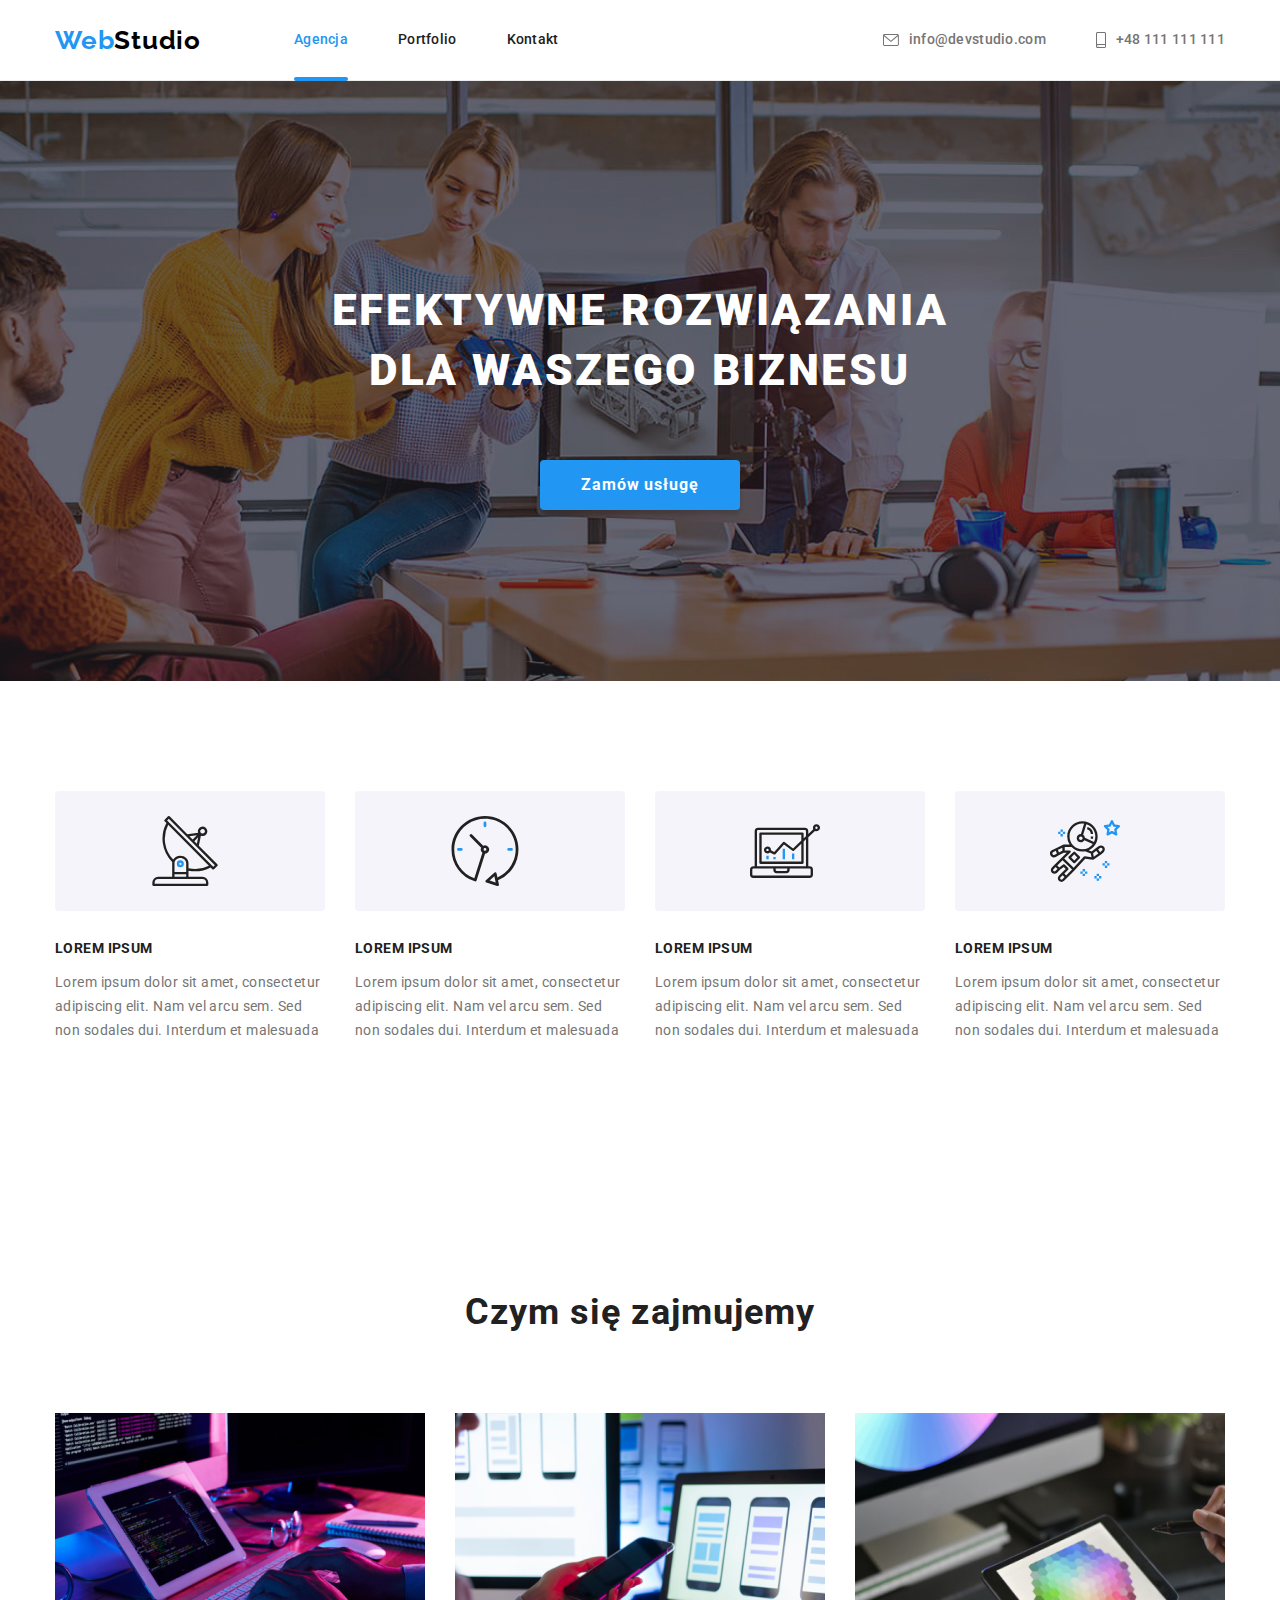
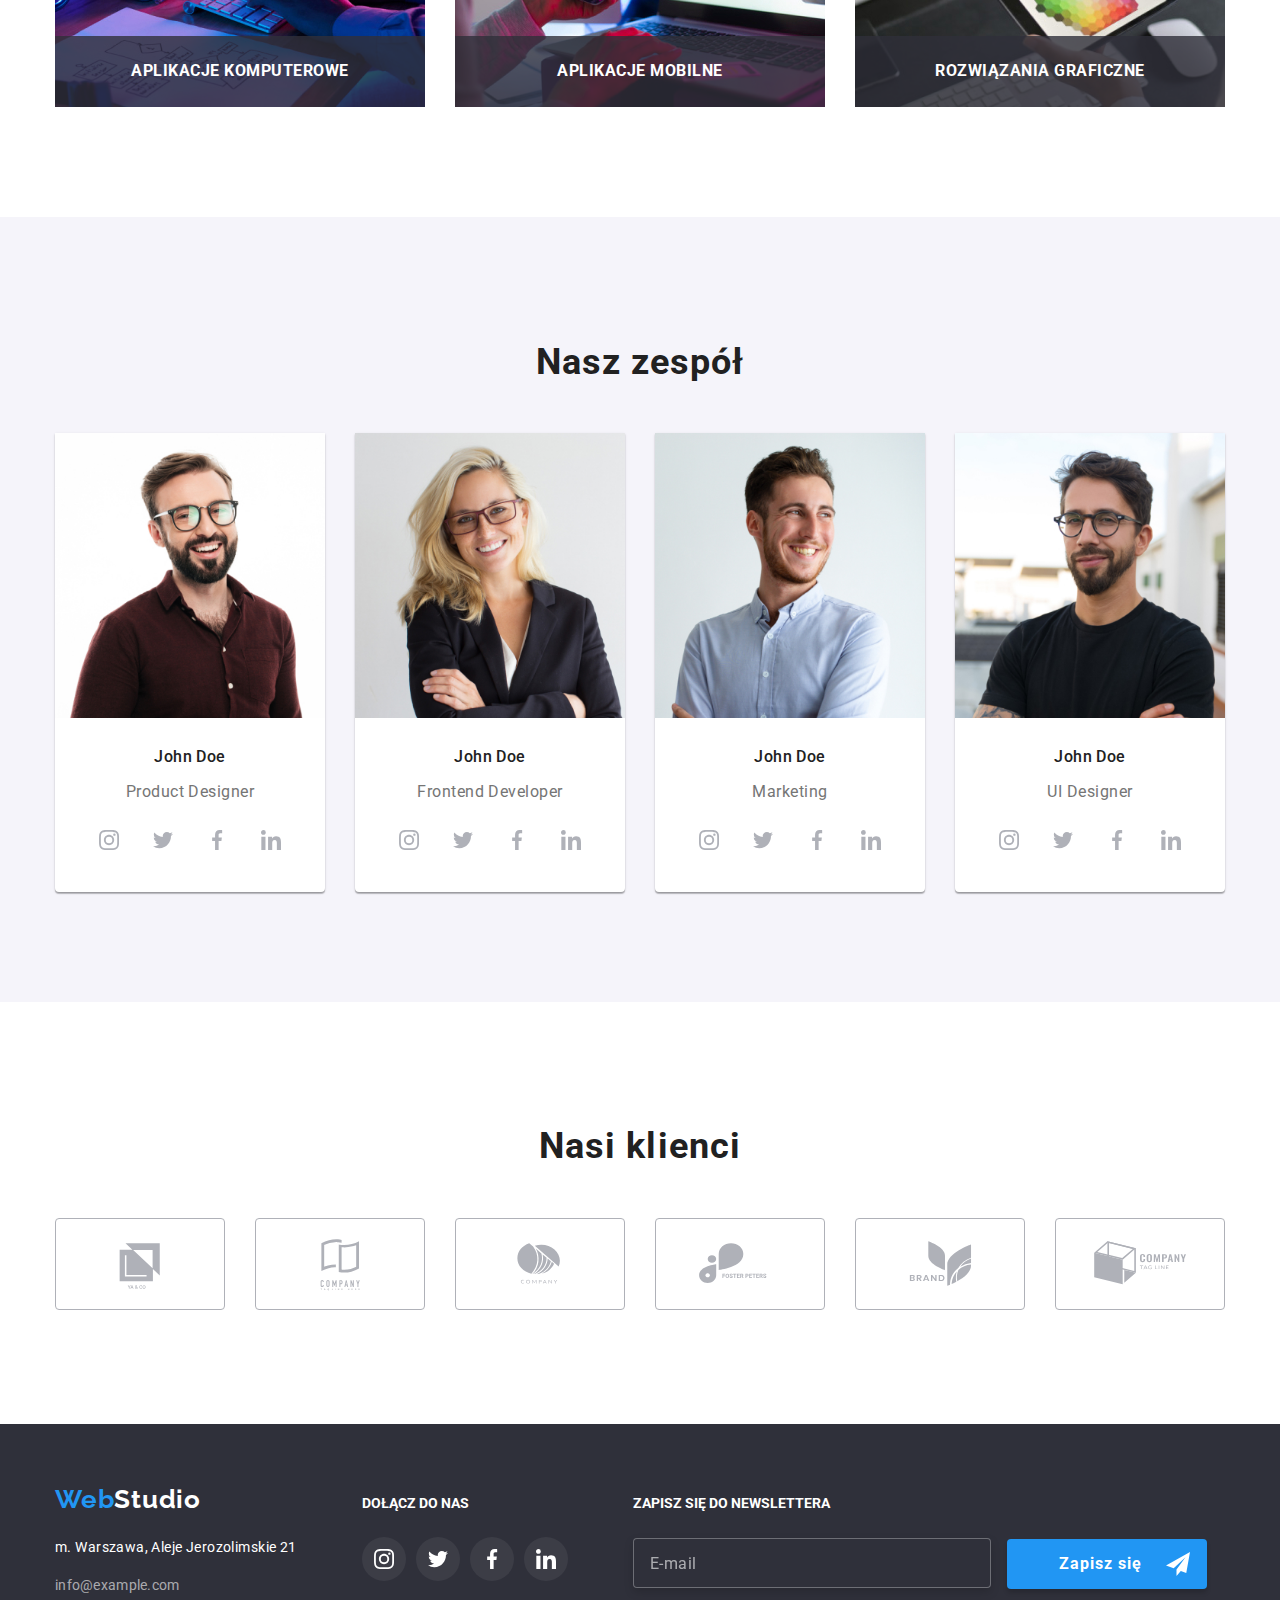
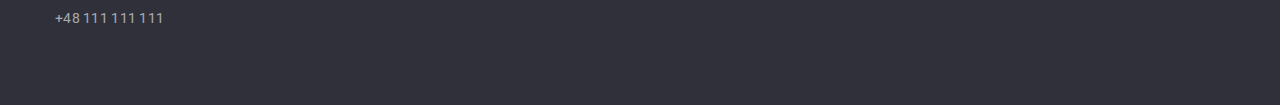
<file: index.html>
<!DOCTYPE html>
<html lang="pl">
  <head>
    <meta charset="UTF-8" />
    <meta http-equiv="X-UA-Compatible" content="IE=edge" />
    <meta name="viewport" content="width=device-width, initial-scale=1.0" />
    <title>Studio</title>
    <link
      rel="stylesheet"
      href="https://cdnjs.cloudflare.com/ajax/libs/modern-normalize/1.0.0/modern-normalize.min.css"
    />
    <link rel="stylesheet" href="./css/main.min.css" />
    <link rel="preconnect" href="https://fonts.googleapis.com" />
    <link rel="preconnect" href="https://fonts.gstatic.com" crossorigin />
    <link
      href="https://fonts.googleapis.com/css2?family=Raleway:wght@700&family=Roboto:wght@400;500;700;900&display=swap"
      rel="stylesheet"
    />
  </head>

  <body>
    <!-- header -->

    <header class="headline">
      <div class="container headline__section">
        <nav class="headline__navigation">
          <a class="headline__logo logo link" href="./index.html">
            Web<span class="headline__logo--black">Studio</span>
          </a>
          <ul class="list headline__list">
            <li class="headline__list-item">
              <a
                class="link headline__link headline__link--current"
                href="./index.html"
                >Agencja</a
              >
            </li>
            <li class="headline__list-item">
              <a class="link headline__link" href="./portfolio.html"
                >Portfolio</a
              >
            </li>
            <li class="headline__list-item">
              <a class="link headline__link" href="#">Kontakt</a>
            </li>
          </ul>
        </nav>
        <ul class="list headline-contact">
          <li class="headline-contact__list-item">
            <a
              class="link headline-contact__link"
              href="mailto:info@devstudio.com"
              ><svg class="headline-contact__icon" width="16" height="12">
                <use href="./images/icons.svg#icon-envelope"></use></svg
              >info@devstudio.com</a
            >
          </li>
          <li class="headline-contact__list-item">
            <a class="link headline-contact__link" href="tel:+48111111111"
              ><svg class="headline-contact__icon" width="10" height="16">
                <use href="./images/icons.svg#icon-smartphone"></use></svg
              >+48 111 111 111</a
            >
          </li>
        </ul>

        <!-- mobile menu -->

        <button class="menu-open" data-menu-open>
          <svg width="24" height="16">
            <use href="./images/icons.svg#icon-menu"></use>
          </svg>
        </button>
      </div>
      <div class="mobile is-hidden" data-menu>
        <div class="mobile-menu">
          <button class="mobile-menu__close" data-menu-close>
            <svg class="mobile-menu__close" width="40" height="40">
              <use href="./images/icons.svg#icon-close-black-18dp-2-1"></use>
            </svg>
          </button>
          <ul class="mobile-menu__list list">
            <li class="mobile-menu__list-item">
              <a
                class="link mobile-menu__link mobile-menu__link--current"
                href="./index.html"
                >Agencja</a
              >
            </li>
            <li class="mobile-menu__list-item">
              <a class="link mobile-menu__link" href="./portfolio.html"
                >Portfolio</a
              >
            </li>
            <li class="mobile-menu__list-item">
              <a class="link mobile-menu__link" href="">Kontakt</a>
            </li>
          </ul>
        </div>
        <div class="mobile-menu__contact">
          <a class="link mobile-menu__contact-link" href="tel:+48111111111">
            +48 111 111 111</a
          >
          <a
            class="link mobile-menu__contact-link"
            href="mailto:info@devstudio.com"
            >info@devstudio.com</a
          >
          <ul class="list mobile-menu__social-list">
            <li class="mobile-menu__social-item">
              <a class="link" href="#">Instagram</a>
            </li>
            <li class="mobile-menu__social-item">
              <a class="link" href="#">Twitter</a>
            </li>
            <li class="mobile-menu__social-item">
              <a class="link" href="#">Facebook</a>
            </li>
            <li class="mobile-menu__social-item">
              <a class="link" href="#">LinkedIn</a>
            </li>
          </ul>
        </div>
      </div>
    </header>

    <!-- main -->

    <main>
      <!-- prime -->

      <div class="prime">
        <section class="section">
          <div class="container">
            <h1 class="prime__title">
              EFEKTYWNE ROZWIĄZANIA DLA WASZEGO BIZNESU
            </h1>
            <button type="button" class="prime__btn" data-modal-open>
              Zamów usługę
            </button>
          </div>
        </section>
      </div>

      <!-- atributes -->

      <section class="atributes section">
        <div class="container">
          <ul class="list atributes__list">
            <li class="atributes__list-item">
              <div class="atributes__icon-box">
                <svg class="atributes__icon">
                  <use
                    width="70px"
                    height="70px"
                    x="110"
                    y="25"
                    href="./images/icons.svg#icon-antenna-1"
                  ></use>
                </svg>
              </div>
              <h4 class="atributes__title">LOREM IPSUM</h4>
              <p class="atributes__text">
                Lorem ipsum dolor sit amet, consectetur adipiscing elit. Nam vel
                arcu sem. Sed non sodales dui. Interdum et malesuada
              </p>
            </li>
            <li class="atributes__list-item">
              <div class="atributes__icon-box">
                <svg class="atributes__icon">
                  <use
                    width="70px"
                    height="70px"
                    x="110"
                    y="25"
                    href="./images/icons.svg#icon-clock-1"
                  ></use>
                </svg>
              </div>
              <h4 class="atributes__title">LOREM IPSUM</h4>
              <p class="atributes__text">
                Lorem ipsum dolor sit amet, consectetur adipiscing elit. Nam vel
                arcu sem. Sed non sodales dui. Interdum et malesuada
              </p>
            </li>
            <li class="atributes__list-item">
              <div class="atributes__icon-box">
                <svg class="atributes__icon">
                  <use
                    width="70px"
                    height="70px"
                    x="110"
                    y="25"
                    href="./images/icons.svg#icon-diagram-1"
                  ></use>
                </svg>
              </div>
              <h4 class="atributes__title">LOREM IPSUM</h4>
              <p class="atributes__text">
                Lorem ipsum dolor sit amet, consectetur adipiscing elit. Nam vel
                arcu sem. Sed non sodales dui. Interdum et malesuada
              </p>
            </li>
            <li class="atributes__list-item">
              <div class="atributes__icon-box">
                <svg class="atributes__icon">
                  <use
                    width="70px"
                    height="70px"
                    x="110"
                    y="25"
                    href="./images/icons.svg#icon-astronaut-1"
                  ></use>
                </svg>
              </div>
              <h4 class="atributes__title">LOREM IPSUM</h4>
              <p class="atributes__text">
                Lorem ipsum dolor sit amet, consectetur adipiscing elit. Nam vel
                arcu sem. Sed non sodales dui. Interdum et malesuada
              </p>
            </li>
          </ul>
        </div>
      </section>

      <!-- work -->

      <section class="work section">
        <div class="container">
          <h2 class="work__title section-title">Czym się zajmujemy</h2>
          <ul class="list work__list">
            <li class="work__list-item">
              <img
                src="./images/studiophotos/work/codeondesktop.jpg"
                srcset="./images/studiophotos/work/codeondesktop-2x.jpg 2x"
                alt="Programowanie na desktopie"
                class="photo"
                width="370"
                height="294"
              />
              <div class="work__overlay">
                <p class="work__text">APLIKACJE KOMPUTEROWE</p>
              </div>
            </li>
            <li class="work__list-item">
              <img
                src="./images/studiophotos/work/smartphoneapps.jpg"
                srcset="./images/studiophotos/work/smartphoneapps-2x.jpg 2x"
                alt="Tworzenie aplikacji mobilnych"
                class="photo"
                width="370"
                height="294"
              />
              <div class="work__overlay">
                <p class="work__text">APLIKACJE MOBILNE</p>
              </div>
            </li>
            <li class="work__list-item">
              <img
                src="./images/studiophotos/work/paletteofcolors.jpg"
                srcset="./images/studiophotos/work/paletteofcolors-2x.jpg 2x"
                alt="Tworzenie stylów"
                class="photo"
                width="370"
                height="294"
              />
              <div class="work__overlay">
                <p class="work__text">ROZWIĄZANIA GRAFICZNE</p>
              </div>
            </li>
          </ul>
        </div>
      </section>

      <!-- team -->

      <section class="team section">
        <div class="container">
          <h2 class="team__title section-title">Nasz zespół</h2>
          <ul class="list team__list">
            <li class="team__list-item">
              <picture>
                <source
                  srcset="
                    ./images/studiophotos/team/johndoeproduct/johndoeproduct-mobile.jpg    1x,
                    ./images/studiophotos/team/johndoeproduct/johndoeproduct-mobile-2x.jpg 2x
                  "
                  media="(max-width: 767px)"
                />
                <source
                  srcset="
                    ./images/studiophotos/team/johndoeproduct/johndoeproduct-tablet.jpg    1x,
                    ./images/studiophotos/team/johndoeproduct/johndoeproduct-tablet-2x.jpg 2x
                  "
                  media="(min-width: 768px)"
                />
                <source
                  srcset="
                    ./images/studiophotos/team/johndoeproduct/johndoeproduct-desktop.jpg    1x,
                    ./images/studiophotos/team/johndoeproduct/johndoeproduct-desktop-2x.jpg 2x
                  "
                  media="(min-width: 1200px)"
                />
                <img
                  src="./images/studiophotos/team/johndoeproduct.jpg"
                  alt="John Doe w bordowej koszuli"
                />
              </picture>
              <p class="team__name">John Doe</p>
              <p class="team__profession">Product Designer</p>
              <ul class="list team__social-list">
                <li class="team__social-item">
                  <a class="link team__social-link" href="#"
                    ><svg class="team__social-icon" width="20px" height="20px">
                      <use
                        href="./images/icons.svg#icon-instagram-2"
                      ></use></svg
                  ></a>
                </li>
                <li class="team__social-item">
                  <a class="link team__social-link" href="#"
                    ><svg class="team__social-icon" width="20px" height="20px">
                      <use href="./images/icons.svg#icon-twitter-1"></use></svg
                  ></a>
                </li>
                <li class="team__social-item">
                  <a class="link team__social-link" href="#"
                    ><svg class="team__social-icon" width="20px" height="20px">
                      <use href="./images/icons.svg#icon-facebook-1"></use></svg
                  ></a>
                </li>
                <li class="team__social-item">
                  <a class="link team__social-link" href="#"
                    ><svg class="team__social-icon" width="20px" height="20px">
                      <use href="./images/icons.svg#icon-linkedin-1"></use></svg
                  ></a>
                </li>
              </ul>
            </li>
            <li class="team__list-item">
              <picture>
                <source
                  srcset="
                    ./images/studiophotos/team/johndoefrontend/johndoefrontend-mobile.jpg    1x,
                    ./images/studiophotos/team/johndoefrontend/johndoefrontend-mobile-2x.jpg 2x
                  "
                  media="(max-width: 767px)"
                />
                <source
                  srcset="
                    ./images/studiophotos/team/johndoefrontend/johndoefrontend-tablet.jpg    1x,
                    ./images/studiophotos/team/johndoefrontend/johndoefrontend-tablet-2x.jpg 2x
                  "
                  media="(min-width: 768px)"
                />
                <source
                  srcset="
                    ./images/studiophotos/team/johndoefrontend/johndoefrontend-desktop.jpg    1x,
                    ./images/studiophotos/team/johndoefrontend/johndoefrontend-desktop-2x.jpg 2x
                  "
                  media="(min-width: 1200px)"
                />
                <img
                  src="./images/studiophotos/team/johndoefrontend.jpg"
                  alt="John Doe kobieta"
                />
              </picture>
              <p class="team__name">John Doe</p>
              <p class="team__profession">Frontend Developer</p>
              <ul class="list team__social-list">
                <li class="team__social-item">
                  <a class="link team__social-link" href="#"
                    ><svg class="team__social-icon" width="20px" height="20px">
                      <use
                        href="./images/icons.svg#icon-instagram-2"
                      ></use></svg
                  ></a>
                </li>
                <li class="team__social-item">
                  <a class="link team__social-link" href="#"
                    ><svg class="team__social-icon" width="20px" height="20px">
                      <use href="./images/icons.svg#icon-twitter-1"></use></svg
                  ></a>
                </li>
                <li class="team__social-item">
                  <a class="link team__social-link" href="#"
                    ><svg class="team__social-icon" width="20px" height="20px">
                      <use href="./images/icons.svg#icon-facebook-1"></use></svg
                  ></a>
                </li>
                <li class="team__social-item">
                  <a class="link team__social-link" href="#"
                    ><svg class="team__social-icon" width="20px" height="20px">
                      <use href="./images/icons.svg#icon-linkedin-1"></use></svg
                  ></a>
                </li>
              </ul>
            </li>
            <li class="team__list-item">
              <picture>
                <source
                  srcset="
                    ./images/studiophotos/team/johndoemarketing/johndoemarketing-mobile.jpg    1x,
                    ./images/studiophotos/team/johndoemarketing/johndoemarketing-mobile-2x.jpg 2x
                  "
                  media="(max-width: 767px)"
                />
                <source
                  srcset="
                    ./images/studiophotos/team/johndoemarketing/johndoemarketing-tablet.jpg    1x,
                    ./images/studiophotos/team/johndoemarketing/johndoemarketing-tablet-2x.jpg 2x
                  "
                  media="(min-width: 768px)"
                />
                <source
                  srcset="
                    ./images/studiophotos/team/johndoemarketing/johndoemarketing-desktop.jpg    1x,
                    ./images/studiophotos/team/johndoemarketing/johndoemarketing-desktop-2x.jpg 2x
                  "
                  media="(min-width: 1200px)"
                />
                <img
                  src="./images/studiophotos/team/johndoemarketing.jpg"
                  alt="John Doe w koszuli"
                />
              </picture>
              <p class="team__name">John Doe</p>
              <p class="team__profession">Marketing</p>
              <ul class="list team__social-list">
                <li class="team__social-item">
                  <a class="link team__social-link" href="#"
                    ><svg class="team__social-icon" width="20px" height="20px">
                      <use
                        href="./images/icons.svg#icon-instagram-2"
                      ></use></svg
                  ></a>
                </li>
                <li class="team__social-item">
                  <a class="link team__social-link" href="#"
                    ><svg class="team__social-icon" width="20px" height="20px">
                      <use href="./images/icons.svg#icon-twitter-1"></use></svg
                  ></a>
                </li>
                <li class="team__social-item">
                  <a class="link team__social-link" href="#"
                    ><svg class="team__social-icon" width="20px" height="20px">
                      <use href="./images/icons.svg#icon-facebook-1"></use></svg
                  ></a>
                </li>
                <li class="team__social-item">
                  <a class="link team__social-link" href="#"
                    ><svg class="team__social-icon" width="20px" height="20px">
                      <use href="./images/icons.svg#icon-linkedin-1"></use></svg
                  ></a>
                </li>
              </ul>
            </li>
            <li class="team__list-item">
              <picture>
                <source
                  srcset="
                    ./images/studiophotos/team/johndoeui/johndoeui-mobile.jpg    1x,
                    ./images/studiophotos/team/johndoeui/johndoeui-mobile-2x.jpg 2x
                  "
                  media="(max-width: 767px)"
                />
                <source
                  srcset="
                    ./images/studiophotos/team/johndoeui/johndoeui-tablet.jpg    1x,
                    ./images/studiophotos/team/johndoeui/johndoeui-tablet-2x.jpg 2x
                  "
                  media="(min-width: 768px)"
                />
                <source
                  srcset="
                    ./images/studiophotos/team/johndoeui/johndoeui-desktop.jpg    1x,
                    ./images/studiophotos/team/johndoeui/johndoeui-desktop-2x.jpg 2x
                  "
                  media="(min-width: 1200px)"
                />
                <img
                  src="./images/studiophotos/team/johndoeui.jpg"
                  alt="John Doe w t-shircie"
                />
              </picture>
              <p class="team__name">John Doe</p>
              <p class="team__profession">UI Designer</p>
              <ul class="list team__social-list">
                <li class="team__social-item">
                  <a class="link team__social-link" href="#"
                    ><svg class="team__social-icon" width="20px" height="20px">
                      <use
                        href="./images/icons.svg#icon-instagram-2"
                      ></use></svg
                  ></a>
                </li>
                <li class="team__social-item">
                  <a class="link team__social-link" href="#"
                    ><svg class="team__social-icon" width="20px" height="20px">
                      <use href="./images/icons.svg#icon-twitter-1"></use></svg
                  ></a>
                </li>
                <li class="team__social-item">
                  <a class="link team__social-link" href="#"
                    ><svg class="team__social-icon" width="20px" height="20px">
                      <use href="./images/icons.svg#icon-facebook-1"></use></svg
                  ></a>
                </li>
                <li class="team__social-item">
                  <a class="link team__social-link" href="#"
                    ><svg class="team__social-icon" width="20px" height="20px">
                      <use href="./images/icons.svg#icon-linkedin-1"></use></svg
                  ></a>
                </li>
              </ul>
            </li>
          </ul>
        </div>
      </section>

      <!-- clients -->

      <section class="client section">
        <div class="container">
          <h2 class="client__title section-title">Nasi klienci</h2>
          <ul class="list client__list">
            <li>
              <svg class="client__icon" width="106" height="60">
                <use href="./images/icons.svg#icon-yaco"></use>
              </svg>
            </li>
            <li>
              <svg class="client__icon" width="106" height="60">
                <use href="./images/icons.svg#icon-taglinehere"></use>
              </svg>
            </li>
            <li>
              <svg class="client__icon" width="106" height="60">
                <use href="./images/icons.svg#icon-company"></use>
              </svg>
            </li>
            <li>
              <svg class="client__icon" width="106" height="60">
                <use href="./images/icons.svg#icon-fosterpeters"></use>
              </svg>
            </li>
            <li>
              <svg class="client__icon" width="106" height="60">
                <use href="./images/icons.svg#icon-brand"></use>
              </svg>
            </li>
            <li>
              <svg class="client__icon" width="106" height="60">
                <use href="./images/icons.svg#icon-companytagline"></use>
              </svg>
            </li>
          </ul>
        </div>
      </section>
    </main>

    <!-- footer -->

    <footer class="footnote">
      <div class="footnote__flex container">
        <address class="footnote-contact">
          <a class="footnote__logo link logo" href="./index.html">
            Web<span class="footnote__logo--white">Studio</span>
          </a>
          <p class="footnote-contact__adress">
            m. Warszawa, Aleje Jerozolimskie 21
          </p>
          <ul class="list footnote-contact__list">
            <li class="footnote-contact__list-item">
              <a
                class="footnote-contact__link link"
                href="mailto:info@example.com"
                >info@example.com</a
              >
            </li>
            <li class="footnote-contact__list-item">
              <a class="footnote-contact__link link" href="tel:+48111111111"
                >+48 111 111 111</a
              >
            </li>
          </ul>
        </address>
        <div class="footnote-social">
          <span class="footnote-social__title">DOŁĄCZ DO NAS</span>
          <ul class="list footnote-social__list">
            <li class="footnote-social__list-item">
              <a class="link footnote-social__link" href="#"
                ><svg class="footnote-social__icon" width="20" height="20">
                  <use href="./images/icons.svg#icon-instagram-2"></use></svg
              ></a>
            </li>
            <li class="footnote-social__list-item">
              <a class="link footnote-social__link" href="#"
                ><svg class="footnote-social__icon" width="20" height="20">
                  <use href="./images/icons.svg#icon-twitter-1"></use></svg
              ></a>
            </li>
            <li class="footnote-social__list-item">
              <a class="link footnote-social__link" href="#"
                ><svg class="footnote-social__icon" width="20" height="20">
                  <use href="./images/icons.svg#icon-facebook-1"></use></svg
              ></a>
            </li>
            <li class="footnote-social__list-item">
              <a class="link footnote-social__link" href="#"
                ><svg class="footnote-social__icon" width="20" height="20">
                  <use href="./images/icons.svg#icon-linkedin-1"></use></svg
              ></a>
            </li>
          </ul>
        </div>
        <div class="footnote-newsletter">
          <p class="footnote-newsletter__title">ZAPISZ SIĘ DO NEWSLETTERA</p>
          <form
            class="footnote-newsletter__form"
            name="newsletter_form"
            novalidate
          >
            <label>
              <input
                class="footnote-newsletter__input"
                type="email"
                name="email"
                placeholder="E-mail"
            /></label>
            <button class="footnote-newsletter__btn" type="submit">
              Zapisz się<svg class="footnote-newsletter__icon">
                <use href="./images/icons.svg#icon-send"></use>
              </svg>
            </button>
          </form>
        </div>
      </div>
    </footer>

    <!--modal section-->

    <div class="backdrop backdrop--is-hidden" data-modal>
      <div class="modal">
        <button type="button" class="modal__close-btn" data-modal-close>
          <svg class="modal__close-icon" width="11" height="11">
            <use href="./images/icons.svg#icon-close-black-18dp-2-1"></use>
          </svg>
        </button>
        <h3 class="modal__title">Zostaw swoje dane w formularzu poniżej</h3>
        <form
          class="modal__form"
          name="signup_form"
          autocomplete="on"
          novalidate
        >
          <label class="modal__label">
            <p class="modal__input-title">Imię</p>
            <svg class="modal__input-icon">
              <use
                width="18"
                height="18"
                href="./images/icons.svg#icon-person-black-18dp-1"
              ></use>
            </svg>
            <input class="modal__input" type="text" />
          </label>
          <label class="modal__label">
            <p class="modal__input-title">Telefon</p>
            <svg class="modal__input-icon">
              <use
                width="18"
                height="18"
                href="./images/icons.svg#icon-phone-black-18dp-1"
              ></use>
            </svg>
            <input class="modal__input" type="tel" />
          </label>
          <label class="modal__label">
            <p class="modal__input-title">Email</p>
            <svg class="modal__input-icon">
              <use
                width="18"
                height="18"
                href="./images/icons.svg#icon-email-black-18dp-1"
              ></use>
            </svg>
            <input class="modal__input" type="email" />
          </label>
          <label>
            <p class="modal__input-title">Komentarz</p>
            <textarea
              class="modal_textarea"
              rows="5"
              placeholder="Wprowadź tekst"
            ></textarea>
          </label>
          <label class="modal__check">
            <input class="modal__basic-check" type="checkbox" />
            <span class="modal__checkbox-position"
              ><svg class="modal__check-icon">
                <use
                  width="16"
                  height="15"
                  x="-1.5"
                  y="-1"
                  href="./images/icons.svg#icon-icon-check"
                ></use></svg
            ></span>
            <span class="modal__terms-title"
              >Oświadczam iż akceptuję
              <a class="modal__link" href="#">Regulamin</a>
              i
              <a class="modal__link" href="#">Politykę Prywatności.</a></span
            >
          </label>
          <button class="modal__btn" type="submit">Wyślij</button>
        </form>
      </div>
    </div>
    <script src="./js/modal.js"></script>
    <script src="./js/mobile.js"></script>
  </body>
</html>
</file>
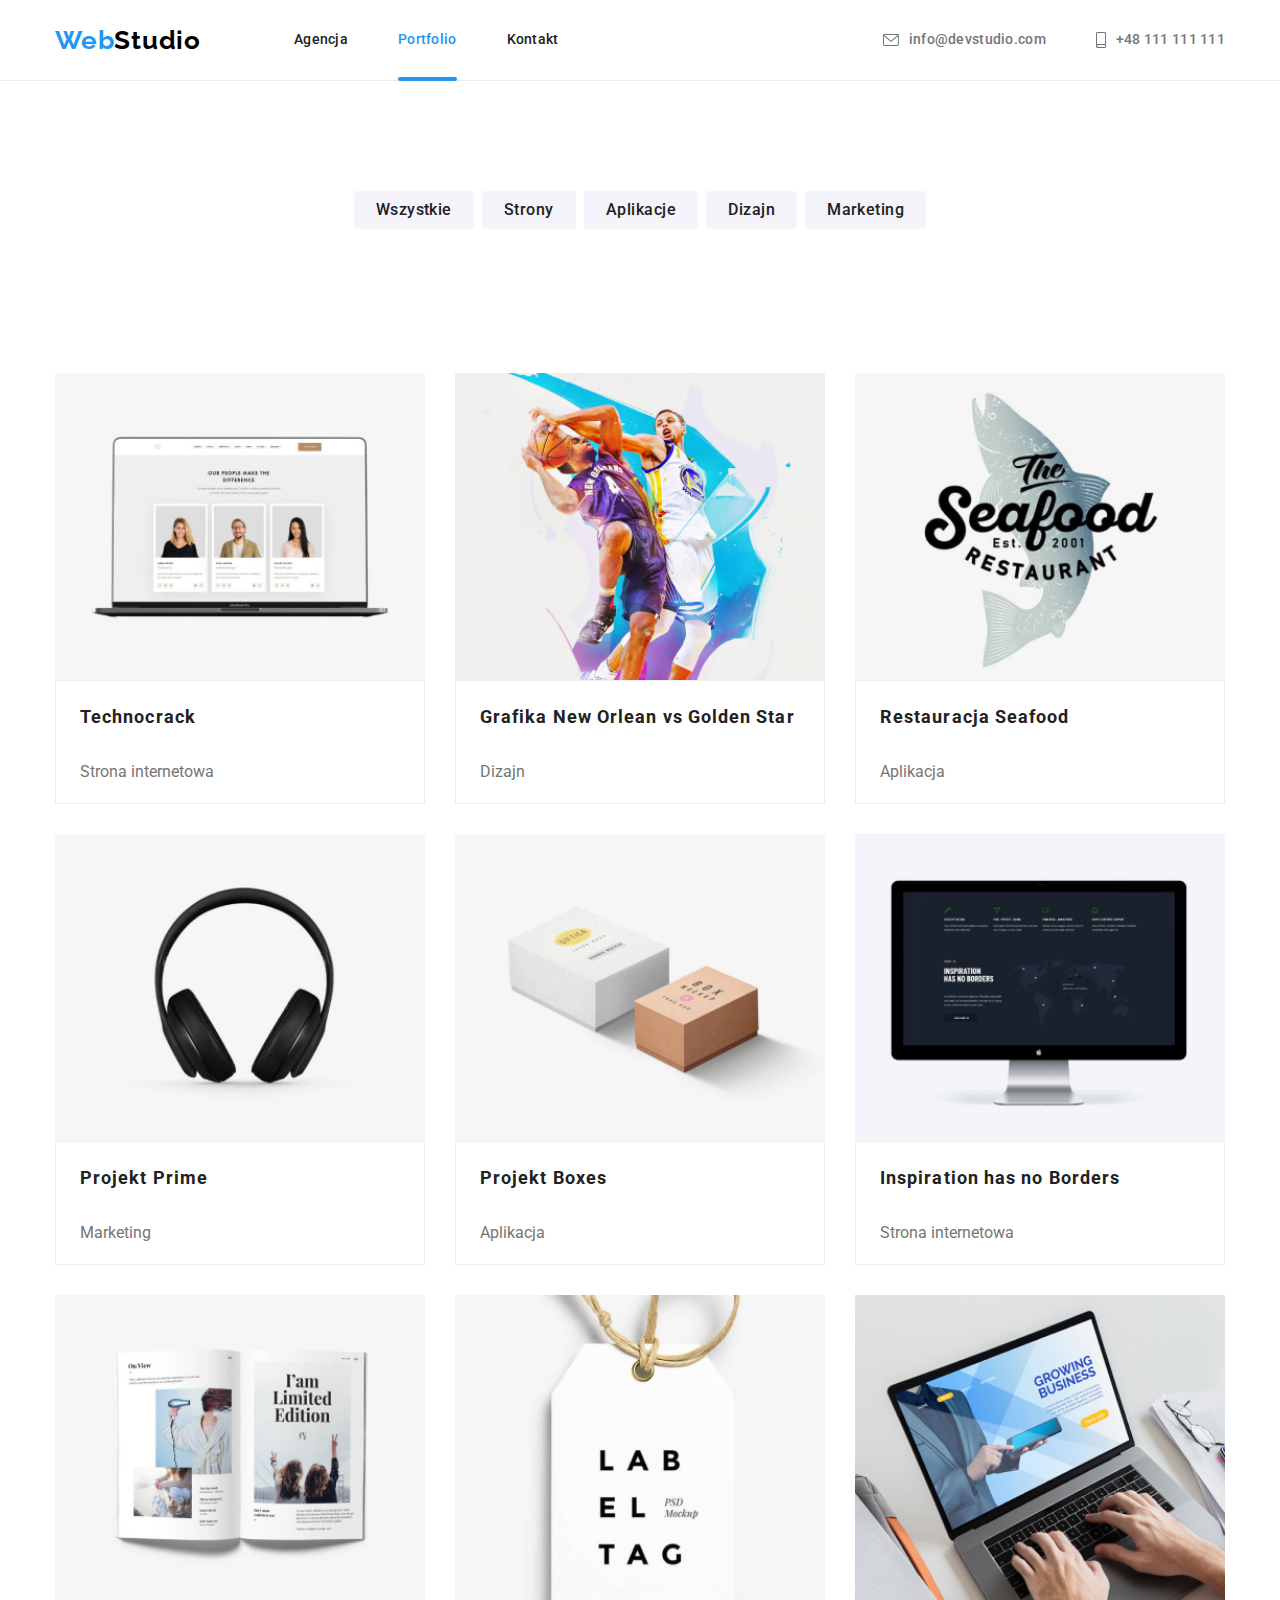
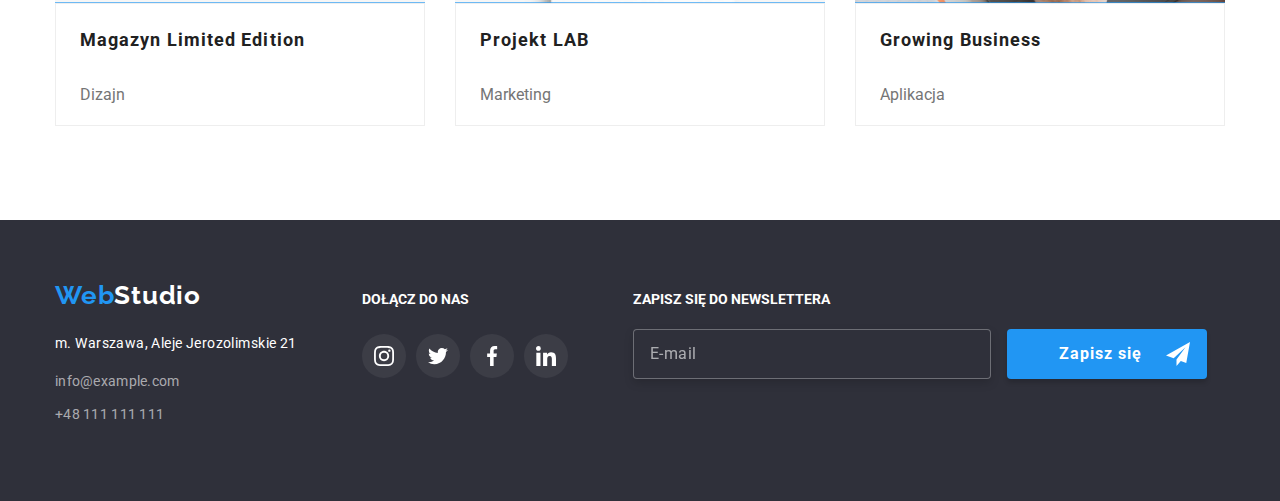
<file: portfolio.html>
<!DOCTYPE html>
<html lang="pl">
  <head>
    <meta charset="UTF-8" />
    <meta http-equiv="X-UA-Compatible" content="IE=edge" />
    <meta name="viewport" content="width=device-width, initial-scale=1.0" />
    <title>Portfolio</title>
    <link
      rel="stylesheet"
      href="https://cdnjs.cloudflare.com/ajax/libs/modern-normalize/1.0.0/modern-normalize.min.css"
    />
    <link rel="stylesheet" href="./css/main.min.css" />
    <link rel="preconnect" href="https://fonts.googleapis.com" />
    <link rel="preconnect" href="https://fonts.gstatic.com" crossorigin />
    <link
      href="https://fonts.googleapis.com/css2?family=Raleway:wght@700&family=Roboto:wght@400;500;700;900&display=swap"
      rel="stylesheet"
    />
  </head>
  <body>
    <!--header section-->

    <header class="headline">
      <div class="container headline__section">
        <nav class="headline__navigation">
          <a class="headline__logo logo link" href="./index.html">
            Web<span class="headline__logo--black">Studio</span>
          </a>
          <ul class="list headline__list">
            <li class="headline__list-item">
              <a class="link headline__link" href="./index.html">Agencja</a>
            </li>
            <li class="headline__list-item">
              <a
                class="link headline__link headline__link--current"
                href="./portfolio.html"
                >Portfolio</a
              >
            </li>
            <li class="headline__list-item">
              <a class="link headline__link" href="#">Kontakt</a>
            </li>
          </ul>
        </nav>
        <ul class="list headline-contact">
          <li class="headline-contact__list-item">
            <a
              class="link headline-contact__link"
              href="mailto:info@devstudio.com"
              ><svg class="headline-contact__icon" width="16" height="12">
                <use href="./images/icons.svg#icon-envelope"></use></svg
              >info@devstudio.com</a
            >
          </li>
          <li class="headline-contact__list-item">
            <a class="link headline-contact__link" href="tel:+48111111111"
              ><svg class="headline-contact__icon" width="10" height="16">
                <use href="./images/icons.svg#icon-smartphone"></use></svg
              >+48 111 111 111</a
            >
          </li>
        </ul>

        <!-- mobile menu -->

        <button class="menu-open" data-menu-open>
          <svg width="24" height="16">
            <use href="./images/icons.svg#icon-menu"></use>
          </svg>
        </button>
      </div>
      <div class="mobile is-hidden" data-menu>
        <div class="mobile-menu">
          <button class="mobile-menu__close" data-menu-close>
            <svg class="mobile-menu__close" width="40" height="40">
              <use href="./images/icons.svg#icon-close-black-18dp-2-1"></use>
            </svg>
          </button>
          <ul class="mobile-menu__list list">
            <li class="mobile-menu__list-item">
              <a
                class="link mobile-menu__link mobile-menu__link"
                href="./index.html"
                >Agencja</a
              >
            </li>
            <li class="mobile-menu__list-item">
              <a
                class="link mobile-menu__link mobile-menu__link--current"
                href="./portfolio.html"
                >Portfolio</a
              >
            </li>
            <li class="mobile-menu__list-item">
              <a class="link mobile-menu__link" href="">Kontakt</a>
            </li>
          </ul>
        </div>
        <div class="mobile-menu__contact">
          <a class="link mobile-menu__contact-link" href="tel:+48111111111">
            +48 111 111 111</a
          >
          <a
            class="link mobile-menu__contact-link"
            href="mailto:info@devstudio.com"
            >info@devstudio.com</a
          >
          <ul class="list mobile-menu__social-list">
            <li class="mobile-menu__social-item">
              <a class="link" href="#">Instagram</a>
            </li>
            <li class="mobile-menu__social-item">
              <a class="link" href="#">Twitter</a>
            </li>
            <li class="mobile-menu__social-item">
              <a class="link" href="#">Facebook</a>
            </li>
            <li class="mobile-menu__social-item">
              <a class="link" href="#">LinkedIn</a>
            </li>
          </ul>
        </div>
      </div>
    </header>

    <!-- portfolio-buttons section -->

    <main class="container">
      <section class="portfolio__buttons section">
        <ul class="list portfolio__btn-list">
          <li>
            <button type="button" class="portfolio__btn">Wszystkie</button>
          </li>
          <li>
            <button type="button" class="portfolio__btn">Strony</button>
          </li>
          <li>
            <button type="button" class="portfolio__btn">Aplikacje</button>
          </li>
          <li>
            <button type="button" class="portfolio__btn">Dizajn</button>
          </li>
          <li>
            <button type="button" class="portfolio__btn">Marketing</button>
          </li>
        </ul>
      </section>

      <!-- gallery section -->

      <section class="gallery section">
        <ul class="list gallery-list">
          <li class="gallery-list__item">
            <div class="project">
              <picture>
                <source
                  srcset="
                    ./images/portfolio-photos/technocrack/technocrack-mobile.jpg    1x,
                    ./images/portfolio-photos/technocrack/technocrack-mobile-2x.jpg 2x
                  "
                  media="(max-width: 767px)"
                />
                <source
                  srcset="
                    ./images/portfolio-photos/technocrack/technocrack-tablet.jpg    1x,
                    ./images/portfolio-photos/technocrack/technocrack-tablet-2x.jpg 2x
                  "
                  media="(min-width: 768px)"
                />
                <source
                  srcset="
                    ./images/portfolio-photos/technocrack/technocrack-desktop.jpg    1x,
                    ./images/portfolio-photos/technocrack/technocrack-desktop-2x.jpg 2x
                  "
                  media="(min-width: 1200px)"
                />
                <img
                  src="./images/portfolio-photos/technocrack/technocrack.jpg"
                  alt="Strona internetowa Technorack"
                />
              </picture>
              <div class="project__overlay">
                <p class="procjet__description">
                  Technocrack jest popularną platformą wykorzystywaną do
                  rozpowszechniania koronawirusa. Firmy wykorzystują tę
                  platformę do celów szpiegowskich i ataków na niezabezpieczone
                  serwery konkurencji
                </p>
              </div>
            </div>
            <div class="project__border">
              <p class="project__name">Technocrack</p>
              <p class="project__type">Strona internetowa</p>
            </div>
          </li>
          <li class="gallery-list__item">
            <div class="project">
              <picture>
                <source
                  srcset="
                    ./images/portfolio-photos/neworleanvsgoldenstar/neworleanvsgoldenstar-mobile.jpg    1x,
                    ./images/portfolio-photos/neworleanvsgoldenstar/neworleanvsgoldenstar-mobile-2x.jpg 2x
                  "
                  media="(max-width: 767px)"
                />
                <source
                  srcset="
                    ./images/portfolio-photos/neworleanvsgoldenstar/neworleanvsgoldenstar-tablet.jpg    1x,
                    ./images/portfolio-photos/neworleanvsgoldenstar/neworleanvsgoldenstar-tablet-2x.jpg 2x
                  "
                  media="(min-width: 768px)"
                />
                <source
                  srcset="
                    ./images/portfolio-photos/neworleanvsgoldenstar/neworleanvsgoldenstar-desktop.jpg    1x,
                    ./images/portfolio-photos/neworleanvsgoldenstar/neworleanvsgoldenstar-desktop-2x.jpg 2x
                  "
                  media="(min-width: 1200px)"
                />
                <img
                  src="./images/portfolio-photos/neworleanvsgoldenstar/neworleanvsgoldenstar.jpg"
                  alt="Projekt graficzny New Orlean vs Golden Star"
                />
              </picture>
              <div class="project__overlay">
                <p class="procjet__description">
                  Technocrack jest popularną platformą wykorzystywaną do
                  rozpowszechniania koronawirusa. Firmy wykorzystują tę
                  platformę do celów szpiegowskich i ataków na niezabezpieczone
                  serwery konkurencji
                </p>
              </div>
            </div>
            <div class="project__border">
              <p class="project__name">Grafika New Orlean vs Golden Star</p>
              <p class="project__type">Dizajn</p>
            </div>
          </li>
          <li class="gallery-list__item">
            <div class="project">
              <picture>
                <source
                  srcset="
                    ./images/portfolio-photos/seafood/seafood-mobile.jpg    1x,
                    ./images/portfolio-photos/seafood/seafood-mobile-2x.jpg 2x
                  "
                  media="(max-width: 767px)"
                />
                <source
                  srcset="
                    ./images/portfolio-photos/seafood/seafood-tablet.jpg    1x,
                    ./images/portfolio-photos/seafood/seafood-tablet-2x.jpg 2x
                  "
                  media="(min-width: 768px)"
                />
                <source
                  srcset="
                    ./images/portfolio-photos/seafood/seafood-desktop.jpg    1x,
                    ./images/portfolio-photos/seafood/seafood-desktop-2x.jpg 2x
                  "
                  media="(min-width: 1200px)"
                />
                <img
                  src="./images/portfolio-photos/seafood/seafood.jpg"
                  alt="Logo restauracji Seafood"
                />
              </picture>
              <div class="project__overlay">
                <p class="procjet__description">
                  Technocrack jest popularną platformą wykorzystywaną do
                  rozpowszechniania koronawirusa. Firmy wykorzystują tę
                  platformę do celów szpiegowskich i ataków na niezabezpieczone
                  serwery konkurencji
                </p>
              </div>
            </div>
            <div class="project__border">
              <p class="project__name">Restauracja Seafood</p>
              <p class="project__type">Aplikacja</p>
            </div>
          </li>
          <li class="gallery-list__item">
            <div class="project">
              <picture>
                <source
                  srcset="
                    ./images/portfolio-photos/projektprime/projektprime-mobile.jpg    1x,
                    ./images/portfolio-photos/projektprime/projektprime-mobile-2x.jpg 2x
                  "
                  media="(max-width: 767px)"
                />
                <source
                  srcset="
                    ./images/portfolio-photos/projektprime/projektprime-tablet.jpg    1x,
                    ./images/portfolio-photos/projektprime/projektprime-tablet-2x.jpg 2x
                  "
                  media="(min-width: 768px)"
                />
                <source
                  srcset="
                    ./images/portfolio-photos/projektprime/projektprime-desktop.jpg    1x,
                    ./images/portfolio-photos/projektprime/projektprime-desktop-2x.jpg 2x
                  "
                  media="(min-width: 1200px)"
                />
                <img
                  src="./images/portfolio-photos/projektprime/projektprime.jpg"
                  alt="Czarne słuchawki"
                />
              </picture>
              <div class="project__overlay">
                <p class="procjet__description">
                  Technocrack jest popularną platformą wykorzystywaną do
                  rozpowszechniania koronawirusa. Firmy wykorzystują tę
                  platformę do celów szpiegowskich i ataków na niezabezpieczone
                  serwery konkurencji
                </p>
              </div>
            </div>
            <div class="project__border">
              <p class="project__name">Projekt Prime</p>
              <p class="project__type">Marketing</p>
            </div>
          </li>
          <li class="gallery-list__item">
            <div class="project">
              <picture>
                <source
                  srcset="
                    ./images/portfolio-photos/projektboxes/projektboxes-mobile.jpg    1x,
                    ./images/portfolio-photos/projektboxes/projektboxes-mobile-2x.jpg 2x
                  "
                  media="(max-width: 767px)"
                />
                <source
                  srcset="
                    ./images/portfolio-photos/projektboxes/projektboxes-tablet.jpg    1x,
                    ./images/portfolio-photos/projektboxes/projektboxes-tablet-2x.jpg 2x
                  "
                  media="(min-width: 768px)"
                />
                <source
                  srcset="
                    ./images/portfolio-photos/projektboxes/projektboxes-desktop.jpg    1x,
                    ./images/portfolio-photos/projektboxes/projektboxes-desktop-2x.jpg 2x
                  "
                  media="(min-width: 1200px)"
                />
                <img
                  src="./images/portfolio-photos/projektboxes/projektboxes.jpg"
                  alt="Dwa pudełka"
                />
              </picture>
              <div class="project__overlay">
                <p class="procjet__description">
                  Technocrack jest popularną platformą wykorzystywaną do
                  rozpowszechniania koronawirusa. Firmy wykorzystują tę
                  platformę do celów szpiegowskich i ataków na niezabezpieczone
                  serwery konkurencji
                </p>
              </div>
            </div>
            <div class="project__border">
              <p class="project__name">Projekt Boxes</p>
              <p class="project__type">Aplikacja</p>
            </div>
          </li>
          <li class="gallery-list__item">
            <div class="project">
              <picture>
                <source
                  srcset="
                    ./images/portfolio-photos/noborders/noborders-mobile.jpg    1x,
                    ./images/portfolio-photos/noborders/noborders-mobile-2x.jpg 2x
                  "
                  media="(max-width: 767px)"
                />
                <source
                  srcset="
                    ./images/portfolio-photos/noborders/noborders-tablet.jpg    1x,
                    ./images/portfolio-photos/noborders/noborders-tablet-2x.jpg 2x
                  "
                  media="(min-width: 768px)"
                />
                <source
                  srcset="
                    ./images/portfolio-photos/noborders/noborders-desktop.jpg    1x,
                    ./images/portfolio-photos/noborders/noborders-desktop-2x.jpg 2x
                  "
                  media="(min-width: 1200px)"
                />
                <img
                  src="./images/portfolio-photos/noborders/noborders.jpg"
                  alt="Strona internetowa Inspiration has no Borders"
                />
              </picture>
              <div class="project__overlay">
                <p class="procjet__description">
                  Technocrack jest popularną platformą wykorzystywaną do
                  rozpowszechniania koronawirusa. Firmy wykorzystują tę
                  platformę do celów szpiegowskich i ataków na niezabezpieczone
                  serwery konkurencji
                </p>
              </div>
            </div>
            <div class="project__border">
              <p class="project__name">Inspiration has no Borders</p>
              <p class="project__type">Strona internetowa</p>
            </div>
          </li>
          <li class="gallery-list__item">
            <div class="project">
              <picture>
                <source
                  srcset="
                    ./images/portfolio-photos/limitededition/limitededition-mobile.jpg    1x,
                    ./images/portfolio-photos/limitededition/limitededition-mobile-2x.jpg 2x
                  "
                  media="(max-width: 767px)"
                />
                <source
                  srcset="
                    ./images/portfolio-photos/limitededition/limitededition-tablet.jpg    1x,
                    ./images/portfolio-photos/limitededition/limitededition-tablet-2x.jpg 2x
                  "
                  media="(min-width: 768px)"
                />
                <source
                  srcset="
                    ./images/portfolio-photos/limitededition/limitededition-desktop.jpg    1x,
                    ./images/portfolio-photos/limitededition/limitededition-desktop-2x.jpg 2x
                  "
                  media="(min-width: 1200px)"
                />
                <img
                  src="./images/portfolio-photos/limitededition/limitededition.jpg"
                  alt="Magazyn Limited Edition"
                />
              </picture>
              <div class="project__overlay">
                <p class="procjet__description">
                  Technocrack jest popularną platformą wykorzystywaną do
                  rozpowszechniania koronawirusa. Firmy wykorzystują tę
                  platformę do celów szpiegowskich i ataków na niezabezpieczone
                  serwery konkurencji
                </p>
              </div>
            </div>
            <div class="project__border">
              <p class="project__name">Magazyn Limited Edition</p>
              <p class="project__type">Dizajn</p>
            </div>
          </li>
          <li class="gallery-list__item">
            <div class="project">
              <picture>
                <source
                  srcset="
                    ./images/portfolio-photos/projektlab/projektlab-mobile.jpg    1x,
                    ./images/portfolio-photos/projektlab/projektlab-mobile-2x.jpg 2x
                  "
                  media="(max-width: 767px)"
                />
                <source
                  srcset="
                    ./images/portfolio-photos/projektlab/projektlab-tablet.jpg    1x,
                    ./images/portfolio-photos/projektlab/projektlab-tablet-2x.jpg 2x
                  "
                  media="(min-width: 768px)"
                />
                <source
                  srcset="
                    ./images/portfolio-photos/projektlab/projektlab-desktop.jpg    1x,
                    ./images/portfolio-photos/projektlab/projektlab-desktop-2x.jpg 2x
                  "
                  media="(min-width: 1200px)"
                />
                <img
                  src="./images/portfolio-photos/projektlab/projektlab.jpg"
                  alt="Zawieszka LAB"
                />
              </picture>
              <div class="project__overlay">
                <p class="procjet__description">
                  Technocrack jest popularną platformą wykorzystywaną do
                  rozpowszechniania koronawirusa. Firmy wykorzystują tę
                  platformę do celów szpiegowskich i ataków na niezabezpieczone
                  serwery konkurencji
                </p>
              </div>
            </div>
            <div class="project__border">
              <p class="project__name">Projekt LAB</p>
              <p class="project__type">Marketing</p>
            </div>
          </li>
          <li class="gallery-list__item">
            <div class="project">
              <picture>
                <source
                  srcset="
                    ./images/portfolio-photos/projektbusiness/projektbusiness-mobile.jpg    1x,
                    ./images/portfolio-photos/projektbusiness/projektbusiness-mobile-2x.jpg 2x
                  "
                  media="(max-width: 767px)"
                />
                <source
                  srcset="
                    ./images/portfolio-photos/projektbusiness/projektbusiness-tablet.jpg    1x,
                    ./images/portfolio-photos/projektbusiness/projektbusiness-tablet-2x.jpg 2x
                  "
                  media="(min-width: 768px)"
                />
                <source
                  srcset="
                    ./images/portfolio-photos/projektbusiness/projektbusiness-desktop.jpg    1x,
                    ./images/portfolio-photos/projektbusiness/projektbusiness-desktop-2x.jpg 2x
                  "
                  media="(min-width: 1200px)"
                />
                <img
                  src="./images/portfolio-photos/projektbusiness/projektbusiness.jpg"
                  alt="Strona internetowa Growing Business"
                />
              </picture>
              <div class="project__overlay">
                <p class="procjet__description">
                  Technocrack jest popularną platformą wykorzystywaną do
                  rozpowszechniania koronawirusa. Firmy wykorzystują tę
                  platformę do celów szpiegowskich i ataków na niezabezpieczone
                  serwery konkurencji
                </p>
              </div>
            </div>
            <div class="project__border">
              <p class="project__name">Growing Business</p>
              <p class="project__type">Aplikacja</p>
            </div>
          </li>
        </ul>
      </section>
    </main>

    <!-- footer section -->

    <footer class="footnote">
      <div class="footnote__flex container">
        <address class="footnote-contact">
          <a class="footnote__logo link logo" href="./index.html">
            Web<span class="footnote__logo--white">Studio</span>
          </a>
          <p class="footnote-contact__adress">
            m. Warszawa, Aleje Jerozolimskie 21
          </p>
          <ul class="list footnote-contact__list">
            <li class="footnote-contact__list-item">
              <a
                class="footnote-contact__link link"
                href="mailto:info@example.com"
                >info@example.com</a
              >
            </li>
            <li class="footnote-contact__list-item">
              <a class="footnote-contact__link link" href="tel:+48111111111"
                >+48 111 111 111</a
              >
            </li>
          </ul>
        </address>
        <div class="footnote-social">
          <span class="footnote-social__title">DOŁĄCZ DO NAS</span>
          <ul class="list footnote-social__list">
            <li class="footnote-social__list-item">
              <a class="link footnote-social__link" href="#"
                ><svg class="footnote-social__icon" width="20" height="20">
                  <use href="./images/icons.svg#icon-instagram-2"></use></svg
              ></a>
            </li>
            <li class="footnote-social__list-item">
              <a class="link footnote-social__link" href="#"
                ><svg class="footnote-social__icon" width="20" height="20">
                  <use href="./images/icons.svg#icon-twitter-1"></use></svg
              ></a>
            </li>
            <li class="footnote-social__list-item">
              <a class="link footnote-social__link" href="#"
                ><svg class="footnote-social__icon" width="20" height="20">
                  <use href="./images/icons.svg#icon-facebook-1"></use></svg
              ></a>
            </li>
            <li class="footnote-social__list-item">
              <a class="link footnote-social__link" href="#"
                ><svg class="footnote-social__icon" width="20" height="20">
                  <use href="./images/icons.svg#icon-linkedin-1"></use></svg
              ></a>
            </li>
          </ul>
        </div>
        <div class="footnote-newsletter">
          <span class="footnote-newsletter__title"
            >ZAPISZ SIĘ DO NEWSLETTERA</span
          >
          <form
            class="footnote-newsletter__form"
            name="newsletter_form"
            novalidate
          >
            <label>
              <input
                class="footnote-newsletter__input"
                type="email"
                name="email"
                placeholder="E-mail"
            /></label>
            <button class="footnote-newsletter__btn" type="submit">
              Zapisz się<svg class="footnote-newsletter__icon">
                <use href="./images/icons.svg#icon-send"></use>
              </svg>
            </button>
          </form>
        </div>
      </div>
    </footer>
    <script src="./js/mobile.js"></script>
  </body>
</html>
</file>
<file: css/main.min.css>
:root{--brand-color: #2196f3;--additional-color: #ffffff;--description-color: #757575;--minor-color: #2f303a;--logo-font-size: 26px;--important-font-size: 16px;--extra-font-size: 14px;--transition-time: 250ms cubic-bezier(0.4, 0, 0.2, 1)}body{font-family:"Roboto",sans-serif;color:#212121}.list{list-style:none;padding-left:0}.link{font-weight:500;font-size:var(--extra-font-size);letter-spacing:.02em;line-height:1.14;text-decoration:none;color:inherit;transition:color var(--transition-time)}.link:hover,.link:focus{color:var(--brand-color)}.section{padding:60px 0}@media screen and (min-width: 1200px){.section{padding:94px 0}}img{display:block;width:100%;height:auto}.container{width:100%;margin-left:auto;margin-right:auto;padding-left:15px;padding-right:15px}@media screen and (min-width: 480px){.container{width:480px}}@media screen and (min-width: 768px){.container{width:768px}}@media screen and (min-width: 1200px){.container{width:1200px}}.section-title{font-family:inherit;font-weight:700;font-size:28px;line-height:1.17;letter-spacing:.03em;text-align:center;color:inherit}@media screen and (min-width: 1200px){.section-title{font-size:36px}}.backdrop{position:fixed;display:flex;align-items:center;justify-content:center;width:100vw;height:100vh;background-color:rgba(0,0,0,.2);top:0;transition:opacity 250ms cubic-bezier(0.4, 0, 0.2, 1),visibility 250ms cubic-bezier(0.4, 0, 0.2, 1)}.backdrop--is-hidden{opacity:0;visibility:hidden;pointer-events:none}.modal{display:flex;position:relative;transform:translate(1);transition:var(--transition-time);text-align:center;width:320px;height:auto;min-height:581px;background-color:var(--additional-color);box-shadow:0px 1px 3px rgba(0,0,0,.12),0px 1px 1px rgba(0,0,0,.14),0px 2px 1px rgba(0,0,0,.2);border-radius:4px;flex-direction:column}@media screen and (min-width: 480px){.modal{width:450px}}@media screen and (min-width: 1200px){.modal{width:528px}}.modal__close-btn{cursor:pointer;position:absolute;display:flex;align-items:center;justify-content:center;right:8px;top:8px;background-color:var(--additional-color);width:30px;height:30px;border:1px solid rgba(0,0,0,.1);border-radius:50%}.modal__close-icon{position:absolute;top:6px;right:6px;width:18px;height:18px;background-color:var(--additional-color)}.modal__title{font-family:inherit;font-weight:700;font-size:20px;line-height:1.15;letter-spacing:.03em;margin-top:40px;margin-inline:40px;margin-bottom:12px}.modal__form{box-sizing:border-box;display:block;flex-direction:column;margin-inline:auto;align-items:center}.modal__label:hover,.modal__label:focus-within svg{fill:var(--brand-color)}.modal__input-title{display:flex;font-family:inherit;margin-inline:auto;margin-bottom:4px;margin-top:10px;letter-spacing:.01em;line-height:1.16;font-size:12px;color:var(--description-color)}.modal__input-icon{margin-inline:auto;margin:12px;position:absolute;width:18px;height:18px;transition:var(--transition-time)}.modal__input{width:100%;height:40px;border:1px solid rgba(33,33,33,.2);margin:auto;padding:11px;padding-left:43px;border-radius:4px;outline:none;transition:var(--transition-time)}.modal__input:hover,.modal__input:focus{border:1px solid var(--brand-color)}.modal_textarea{width:100%;resize:none;border:1px solid rgba(33,33,33,.2);border-radius:4px;padding-top:12px;padding-left:16px;margin-inline:auto;outline:none;transition:var(--transition-time)}.modal_textarea:hover,.modal_textarea:focus{border:1px solid var(--brand-color)}.modal_textarea::-moz-placeholder{font-family:inherit;font-size:12px;line-height:1.16;letter-spacing:.01em;color:rgba(117,117,117,.5)}.modal_textarea:-ms-input-placeholder{font-family:inherit;font-size:12px;line-height:1.16;letter-spacing:.01em;color:rgba(117,117,117,.5)}.modal_textarea::placeholder{font-family:inherit;font-size:12px;line-height:1.16;letter-spacing:.01em;color:rgba(117,117,117,.5)}.modal__check{display:flex;align-items:center;outline:none;gap:8px;padding-left:auto;margin-top:25px;margin-bottom:30px}@media screen and (min-width: 1200px){.modal__check{padding-left:14px}}.modal__basic-check{cursor:pointer;position:absolute;visibility:hidden}.modal__checkbox-position{position:relative;cursor:pointer}.modal__check-icon{cursor:pointer;display:flex;align-items:center;width:16px;height:15px;fill:var(--additional-color);transition:var(--transition-time);border:1px solid #212121;border-radius:2px}.modal__basic-check:checked+span svg{position:relative;display:flex;align-items:center;fill:var(--brand-color);width:16px;height:15px;border-color:var(--brand-color)}.modal__terms-title{font-family:inherit;letter-spacing:.03em;color:var(--description-color);font-size:11px;line-height:1.14}@media screen and (max-width: 479px){.modal__terms-title{font-size:10px;line-height:1.11}}@media screen and (min-width: 1200px){.modal__terms-title{font-size:var(--extra-font-size);line-height:1.71}}.modal__link{color:var(--brand-color)}.modal__btn{cursor:pointer;border:0;font-family:inherit;font-weight:700;font-size:var(--important-font-size);letter-spacing:.06em;line-height:1.87;text-align:center;box-shadow:0px 4px 4px 0px rgba(0,0,0,.1490196078);background-color:var(--brand-color);color:var(--additional-color);width:200px;padding:10px 76px;margin-top:30px;margin-bottom:40px;border-radius:4px}.logo{font-family:"Raleway";font-weight:700;font-size:var(--logo-font-size);letter-spacing:.03em;line-height:1.19;align-items:center;text-align:center;color:var(--brand-color)}.menu-open{display:flex;align-items:center;justify-content:center;width:40px;height:40px;background-color:rgba(0,0,0,0);color:inherit;border:none;margin-left:auto;cursor:pointer}.menu-open:hover,.menu-open:focus{fill:var(--brand-color)}@media screen and (min-width: 768px){.menu-open{display:none}}.mobile{width:100vw;height:100vh;position:fixed;background-color:var(--additional-color);top:0;right:0;padding:15px 10px 48px 20px;z-index:2;display:flex;flex-direction:column;justify-content:space-between}.mobile.is-hidden{opacity:0;visibility:hidden;pointer-events:none}.mobile-menu__close{display:flex;align-items:center;justify-content:center;background-color:rgba(0,0,0,0);color:inherit;border:none;margin-left:auto;cursor:pointer}.mobile-menu__close:hover,.mobile-menu__close:focus{fill:var(--brand-color)}.mobile-menu__list-item:not(:last-child){margin-bottom:32px}.mobile-menu__link{font-family:inherit;font-weight:500;font-size:40px;line-height:1.18;letter-spacing:.02em;color:inherit}.mobile-menu__link:focus,.mobile-menu__link:hover{color:var(--brand-color)}.mobile-menu__link--current{color:var(--brand-color)}.mobile-menu__contact-link{display:block;margin-bottom:32px;font-family:inherit;font-style:normal;font-weight:500;font-size:34px;line-height:1.18;letter-spacing:.02em;color:var(--description-color)}.mobile-menu__contact-link:last-of-type{font-size:24px}.mobile-menu__social-list{display:flex;flex-direction:row;-moz-column-gap:20px;column-gap:20px}.mobile-menu__social-item{position:relative;font-weight:500;font-size:18px;line-height:1.22;letter-spacing:.02em;color:var(--brand-color)}.mobile-menu__social-item:not(:first-child)::before{content:"";display:block;position:absolute;top:0;left:-10px;width:1px;height:22px;background-color:rgba(33,33,33,.2)}.headline{background-color:var(--additional-color);border-bottom:1px solid #ececec}@media screen and (max-width: 767px){.headline{padding-top:16px;padding-bottom:16px}}.headline__section{display:flex;align-items:center;justify-content:space-between}@media screen and (max-width: 767px){.headline__section{max-width:767px}}.headline__navigation{display:flex;align-items:center}.headline__logo{padding-right:93px}.headline__logo--black{color:#000}.headline__list{display:flex;margin-block:0}@media screen and (max-width: 767px){.headline__list{display:none}}.headline__list-item:not(:last-child){margin-right:50px}.headline__link{display:block;padding-top:32px;padding-bottom:32px;position:relative}.headline__link:hover::after{position:absolute;display:block;content:"";width:100%;height:4px;border-radius:2px;bottom:-1px;background-color:var(--brand-color)}.headline__link--current{color:var(--brand-color)}.headline__link--current::after{position:absolute;display:block;content:"";width:100%;height:4px;border-radius:2px;bottom:-1px;background-color:var(--brand-color)}.headline-contact{display:flex;margin-left:auto;margin-block:0}@media screen and (max-width: 767px){.headline-contact{display:none}}@media screen and (min-width: 768px)and (max-width: 1199px){.headline-contact{flex-direction:column;align-content:center}}.headline-contact__list-item+.headline-contact__list-item{margin-left:50px}@media screen and (min-width: 768px)and (max-width: 1199px){.headline-contact__list-item+.headline-contact__list-item{margin-left:0px}}@media screen and (min-width: 768px)and (max-width: 1199px){.headline-contact__list-item{margin-left:0px}}@media screen and (min-width: 768px)and (max-width: 1199px){.headline-contact__list-item:not(:last-child){margin-bottom:10px}}.headline-contact__link{display:inline-flex;padding-block:32px;align-items:center;color:var(--description-color);transition:color var(--transition-time)}.headline-contact__link:hover,.headline-contact__link:focus{color:var(--brand-color)}@media screen and (min-width: 768px)and (max-width: 1199px){.headline-contact__link{padding:0}}.headline-contact__icon{margin-right:10px;fill:currentColor}.headline-contact__icon:hover{fill:var(--brand-color)}.prime{display:flex;text-align:center;justify-content:center;align-items:center;background-position:center;background-size:cover;background-repeat:no-repeat;margin-inline:auto;height:400px;padding-bottom:0px;background-color:var(--minor-color);background-image:linear-gradient(to bottom, rgba(47, 48, 58, 0.4), rgba(255, 255, 255, 0)),url("./../images/background/main-background-mobile.jpg")}@media screen and (min-device-pixel-ratio: 2),screen and (-webkit-min-device-pixel-ratio: 2),screen and (min-resolution: 192dpi),screen and (min-resolution: 2dppx){.prime{background-image:linear-gradient(to right, rgba(47, 48, 58, 0.4), rgba(47, 48, 58, 0.4)),url("./../images/background/main-background-mobile-2x.jpg")}}@media screen and (min-width: 768px){.prime{background-image:linear-gradient(to right, rgba(47, 48, 58, 0.4), rgba(47, 48, 58, 0.4)),url("./../images/background/main-background-tablet.jpg")}}@media screen and (min-width: 768px)and (min-device-pixel-ratio: 2),screen and (min-width: 768px)and (-webkit-min-device-pixel-ratio: 2),screen and (min-width: 768px)and (min-resolution: 192dpi),screen and (min-width: 768px)and (min-resolution: 2dppx){.prime{background-image:linear-gradient(to right, rgba(47, 48, 58, 0.4), rgba(47, 48, 58, 0.4)),url("./../images/background/main-background-tablet-2x.jpg")}}@media screen and (min-width: 1200px){.prime{max-width:1600px;height:600px;background-image:linear-gradient(to right, rgba(47, 48, 58, 0.4), rgba(47, 48, 58, 0.4)),url("./../images/background/main-background-desktop.jpg")}}@media screen and (min-width: 1200px)and (min-device-pixel-ratio: 2),screen and (min-width: 1200px)and (-webkit-min-device-pixel-ratio: 2),screen and (min-width: 1200px)and (min-resolution: 192dpi),screen and (min-width: 1200px)and (min-resolution: 2dppx){.prime{background-image:linear-gradient(to right, rgba(47, 48, 58, 0.4), rgba(47, 48, 58, 0.4)),url("./../images/background/main-background-desktop-2x.jpg")}}.prime__title{justify-content:center;max-width:250px;font-family:inherit;font-weight:900;font-size:18px;letter-spacing:.06em;line-height:1.62;text-transform:uppercase;color:var(--additional-color);padding-bottom:30px;margin-inline:auto}@media screen and (min-width: 480px){.prime__title{font-size:26px;max-width:360px}}@media screen and (min-width: 768px){.prime__title{font-size:26px;max-width:365px}}@media screen and (min-width: 1200px){.prime__title{font-size:44px;max-width:360px;line-height:1.36;max-width:696px;margin-left:auto;margin-right:auto}}.prime__btn{cursor:pointer;border:0;font-family:inherit;font-weight:700;font-size:12px;letter-spacing:.06em;line-height:1.87;align-items:center;text-align:center;box-shadow:0px 4px 4px 0px rgba(0,0,0,.1490196078);background-color:var(--brand-color);color:var(--additional-color);display:inline-block;min-width:140px;margin:0 auto;padding:7px;border-radius:4px}@media screen and (min-width: 480px){.prime__btn{padding:10px 32px;font-size:16px;min-width:200px}}.atributes__list{display:flex;flex-wrap:wrap;grid-gap:30px}@media screen and (min-width: 480px){.atributes__list-item{width:450px}}@media screen and (min-width: 768px){.atributes__list-item{width:354px}}@media screen and (min-width: 1200px){.atributes__list-item{width:270px}}.atributes__icon-box{display:flex;height:120px;align-items:center;justify-content:center;flex-direction:column;margin-bottom:30px;background:#f5f4fa;border-radius:4px}@media screen and (min-width: 480px){.atributes__icon-box{width:450px}}@media screen and (min-width: 768px){.atributes__icon-box{width:354px}}@media screen and (min-width: 1200px){.atributes__icon-box{width:270px}}.atributes__icon{align-items:center}.atributes__title{margin-bottom:10px;margin-top:30px;font-family:inherit;font-weight:700;font-size:var(--extra-font-size);letter-spacing:.03em;line-height:1.14;text-transform:uppercase;color:inherit}@media screen and (min-width: 768px){.atributes__title{text-align:left}}.atributes__text{font-family:inherit;font-size:var(--extra-font-size);letter-spacing:.03em;line-height:1.71;color:var(--description-color)}.work{display:none;text-align:center}@media screen and (min-width: 1200px){.work{display:block}}.work__title{padding-bottom:50px}.work__list{display:flex;justify-content:center;gap:30px}.work__list-item{width:370px;position:relative;margin:0}.work__overlay{display:flex;align-items:center;justify-content:center;position:absolute;height:24%;width:100%;background:rgba(47,48,58,.8);bottom:0}.work__text{font-family:inherit;line-height:1.14;font-weight:700;letter-spacing:.03em;color:var(--additional-color)}.team{background-color:#f5f4fa}.team__title{margin-bottom:50px}@media screen and (min-width: 1200px){.team__title{margin-bottom:50px;font-size:36px}}.team__list{display:flex;flex-wrap:wrap;text-align:center;justify-content:center;align-items:center;gap:30px}.team__list-item{box-shadow:0px 1px 3px rgba(0,0,0,.12),0px 1px 1px rgba(0,0,0,.14),0px 2px 1px rgba(0,0,0,.2);border-radius:0px 0px 4px 4px;background-color:var(--additional-color)}@media screen and (min-width: 1200px){.team__list-item{width:270px}}.team__name{font-family:inherit;font-weight:500;font-size:var(--important-font-size);letter-spacing:.03em;line-height:1.18;color:inherit;margin-top:30px}.team__profession{font-family:inherit;font-size:var(--important-font-size);letter-spacing:.03em;line-height:1.18;color:var(--description-color)}.team__social-list{display:flex;justify-content:center;gap:10px;margin-top:16px}.team__social-item{width:44px;height:44px;margin-bottom:30px}.team__social-link{display:block;width:44px;height:44px;border-radius:50%;color:#afb1b8;background-color:#fff;transition:var(--transition-time)}.team__social-link:hover,.team__social-link:focus{color:var(--additional-color);background-color:var(--brand-color)}.team__social-icon{margin:12px 12px;fill:currentColor}.client{text-align:center}.client__title{margin-bottom:30px}@media screen and (min-width: 1200px){.client__title{margin-bottom:50px}}.client__list{display:flex;justify-content:center;align-items:center;flex-wrap:wrap;gap:30px;min-width:calc(50% - 30px)}@media screen and (min-width: 768px){.client__list{min-width:calc(33.3333333333% - 30px)}}@media screen and (min-width: 1200px){.client__list{flex-wrap:nowrap}}.client__icon{height:92px;fill:#afb1b8;border:1px solid #afb1b8;border-radius:4px;transition:border-color var(--transition-time)}@media screen and (max-width: 767px){.client__icon{width:180px}}@media screen and (min-width: 768px){.client__icon{width:226px}}@media screen and (min-width: 1200px){.client__icon{width:170px}}.client__icon:hover,.client__icon:focus{cursor:pointer;fill:var(--brand-color);border:1px solid var(--brand-color)}.footnote{text-align:center;padding-top:60px;padding-bottom:60px;background-color:var(--minor-color)}.footnote__flex{display:block}@media screen and (min-width: 768px)and (max-width: 1199px){.footnote__flex{display:flex;justify-content:center;flex-wrap:wrap;gap:30px 165px}}@media screen and (min-width: 1200px){.footnote__flex{display:flex;align-items:baseline}}.footnote__logo--white{color:var(--additional-color)}.footnote-contact{text-align:center;font-family:inherit;font-size:var(--extra-font-size);letter-spacing:.03em;line-height:1.71;font-style:normal;color:var(--additional-color)}@media screen and (min-width: 1200px){.footnote-contact{text-align:start}}.footnote-contact__adress{font-weight:400;margin-top:20px;margin-bottom:9px}.footnote-contact__list-item{margin-top:9px}.footnote-contact__link{font-weight:400;color:rgba(255,255,255,.6);transition:var(--transition-time)}.footnote-contact__link:hover,.footnote-contact__link:focus{text-decoration:underline;color:rgba(255,255,255,.6)}.footnote-social{display:block}@media screen and (max-width: 767px){.footnote-social{margin-top:60px}}@media screen and (min-width: 1200px){.footnote-social{text-align:start;margin-left:65px;margin-right:65px}}.footnote-social__title{padding:20px 0px 10px 0px;font-weight:700;font-size:14px;line-height:1.14px;text-transform:uppercase;color:var(--additional-color)}@media(min-width: 768px){.footnote-social__title{padding-bottom:10px}}.footnote-social__list{text-align:start;padding-top:5px;display:flex;justify-content:center;margin-top:20px;gap:10px}.footnote-social__list--item{width:44px;height:44px;gap:10px}.footnote-social__link{display:block;width:44px;height:44px;border-radius:50%;color:var(--additional-color);background-color:rgba(255,255,255,.062745098);transition:var(--transition-time)}.footnote-social__link:hover,.footnote-social__link:focus{fill:var(--additional-color);background-color:var(--brand-color)}.footnote-social__icon{fill:var(--additional-color);margin:12px 0px 0px 12px}.footnote-social__icon:hover,.footnote-social__icon:focus{background:var(--brand-color)}.footnote-newsletter{margin-top:60px}@media(min-width: 768px){.footnote-newsletter{margin-top:0px;padding:0}}@media(min-width: 1200px){.footnote-newsletter{text-align:start}}.newsletter-title{font-family:inherit;font-size:var(--extra-font-size);letter-spacing:.03em;line-height:1.14;font-weight:700;color:var(--additional-color)}.footnote-newsletter__title{font-weight:700;font-size:14px;line-height:1.14px;text-transform:uppercase;color:var(--additional-color)}.footnote-newsletter__form{display:block;gap:12px}.footnote-newsletter__input{margin-top:20px;margin-bottom:20px;width:100%;height:50px;background-color:var(--minor-color);border:1px solid rgba(255,255,255,.3);filter:drop-shadow(0px 4px 4px rgba(0, 0, 0, 0.15));border-radius:4px;outline:none;padding-left:16px;color:rgba(255,255,255,.6)}.footnote-newsletter__input::-moz-placeholder{font-family:inherit;letter-spacing:.03em;line-height:1.25;font-size:var(--important-font-size);color:rgba(255,255,255,.6)}.footnote-newsletter__input:-ms-input-placeholder{font-family:inherit;letter-spacing:.03em;line-height:1.25;font-size:var(--important-font-size);color:rgba(255,255,255,.6)}.footnote-newsletter__input::placeholder{font-family:inherit;letter-spacing:.03em;line-height:1.25;font-size:var(--important-font-size);color:rgba(255,255,255,.6)}@media(min-width: 1200px){.footnote-newsletter__input{width:358px;margin-right:12px}}.footnote-newsletter__btn{display:inline-flex;align-items:center;justify-content:center;cursor:pointer;padding-left:42px;border:0;font-family:inherit;font-weight:700;font-size:var(--important-font-size);letter-spacing:.06em;line-height:1.87;box-shadow:0px 4px 4px 0px rgba(0,0,0,.1490196078);background-color:var(--brand-color);color:var(--additional-color);width:200px;height:50px;margin:0 auto;padding-block:10px;border-radius:4px}@media(min-width: 1200px){.footnote-newsletter__btn{margin-top:0px}}.footnote-newsletter__icon{content:"";display:inline-block;width:24px;height:24px;margin-left:24px}.portfolio__buttons{padding-bottom:0}.portfolio__btn-list{display:flex;flex-wrap:wrap;justify-content:flex-start;margin-bottom:40px;grid-gap:8px;grid-row-gap:15px}@media(min-width: 768px){.portfolio__btn-list{justify-content:center;margin-bottom:30px}}@media(min-width: 1200px){.portfolio__btn-list{margin-bottom:50px}}.portfolio__btn{cursor:pointer;border:0;font-family:inherit;font-weight:500;font-size:var(--important-font-size);letter-spacing:.03em;line-height:1.62;text-align:center;color:inherit;background-color:#f5f4fa;padding:6px 22px;border-radius:4px;transition:var(--transition-time)}.portfolio__btn:hover,.portfolio__btn:focus{color:var(--additional-color);background-color:var(--brand-color);box-shadow:0px 3px 1px rgba(0,0,0,.1),0px 1px 2px rgba(0,0,0,.08),0px 2px 2px rgba(0,0,0,.12)}.gallery{margin-top:40px}.gallery-list{box-sizing:border-box;display:grid;grid-template-columns:auto;margin:auto;gap:30px}@media screen and (min-width: 768px){.gallery-list{grid-template-columns:auto auto}}@media screen and (min-width: 1200px){.gallery-list{grid-template-columns:auto auto auto}}.gallery-list__item{width:auto}.gallery-list__item:hover,.gallery-list__item:focus{cursor:pointer;box-shadow:0px 1px 1px rgba(0,0,0,.12),0px 4px 4px rgba(0,0,0,.06),1px 4px 6px rgba(0,0,0,.16)}.gallery-list__item:hover .project__overlay{transform:translatey(0)}.project__name{font-family:inherit;font-weight:700;font-size:18px;letter-spacing:.06em;line-height:2;color:inherit;padding-left:24px;padding-bottom:4px}.project__type{font-family:inherit;font-size:var(--important-font-size);line-height:1.87;color:var(--description-color);padding-left:24px}.project{position:relative;overflow:hidden}.project__overlay{position:absolute;bottom:0;width:100%;height:100%;background-color:rgba(33,150,243,.8980392157);transform:translatey(100%);transition:transform var(--transition-time)}.procjet__description{font-family:inherit;font-size:18px;line-height:1,44;letter-spacing:.03em;padding:49px 45px 49px 24px;color:var(--additional-color)}.project__photo{display:block}.project__border{border:1px solid #eee}/*# sourceMappingURL=main.min.css.map */
</file>
